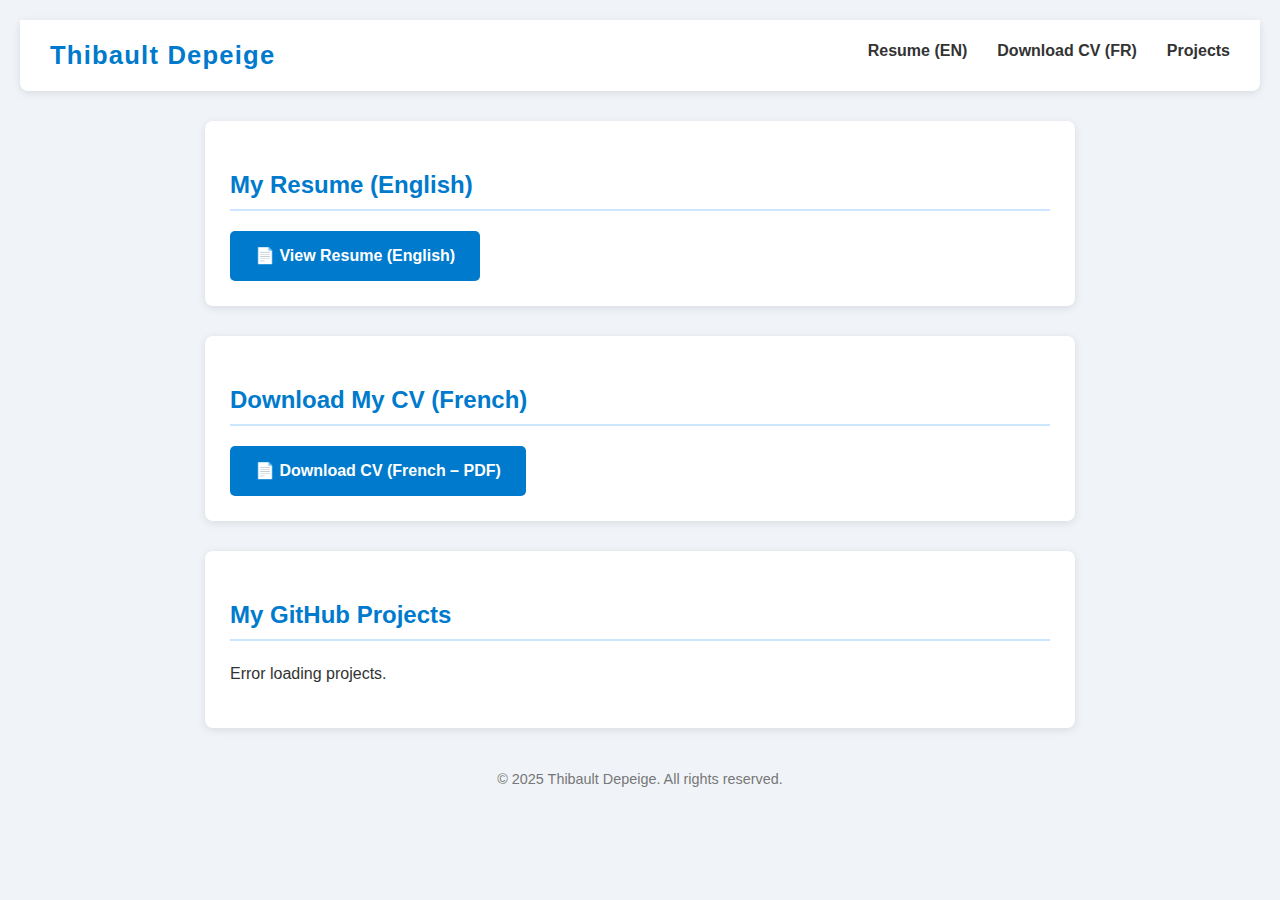
<file: index.html>
<!DOCTYPE html>
<html lang="en">
  <head>
    <meta charset="UTF-8" />
    <meta name="viewport" content="width=device-width, initial-scale=1.0" />
    <meta
      name="description"
      content="Portfolio of Thibault Depeige, Full Stack Developer. View resume, download CV, and explore GitHub projects."
    />
    <meta name="author" content="Thibault Depeige" />
    <title>Thibault Depeige – Portfolio & Resume</title>

    <link rel="stylesheet" href="style.css" />
  </head>

  <body>
    <!-- 🌐 Header & Navigation -->
    <header>
      <div class="logo" aria-label="Thibault Depeige logo">
        <span>Thibault Depeige</span>
      </div>

      <nav class="navbar" role="navigation" aria-label="Primary Navigation">
        <ul class="nav-links" id="primary-menu">
          <li><a href="CV-En.html">Resume (EN)</a></li>
          <li><a href="Depeige_Thibault_CV.pdf" download>Download CV (FR)</a></li>
          <li>
            <a
              href="https://github.com/Thib454"
              target="_blank"
              rel="noopener noreferrer"
              >Projects</a
            >
          </li>
        </ul>
      </nav>

      <!-- Mobile Menu Button -->
      <button
        class="menu-toggle"
        aria-label="Toggle navigation menu"
        aria-expanded="false"
        aria-controls="primary-menu"
      >
        <span></span>
        <span></span>
        <span></span>
      </button>
    </header>

    <main>
      <!-- Resume (English) Section -->
      <section id="cv-en">
        <h2>My Resume (English)</h2>
        <a href="CV-En.html" target="_blank" class="btn">
          📄 View Resume (English)
        </a>
      </section>

      <!-- CV Download (French) Section -->
      <section id="cv-fr">
        <h2>Download My CV (French)</h2>
        <a href="Depeige_Thibault_CV.pdf" download target="_blank" class="btn">
          📄 Download CV (French – PDF)
        </a>
      </section>

      <!-- GitHub Projects Section -->
      <section id="github-projects">
        <h2>My GitHub Projects</h2>
        <div id="projects-list">
          <!-- Loaded via github-projects.js -->
        </div>
      </section>
    </main>

    <!-- Scripts -->
    <script src="script.js"></script>
    <script src="github-projects.js"></script>

    <footer>
      <p>© 2025 Thibault Depeige. All rights reserved.</p>
    </footer>
  </body>
</html>
</file>
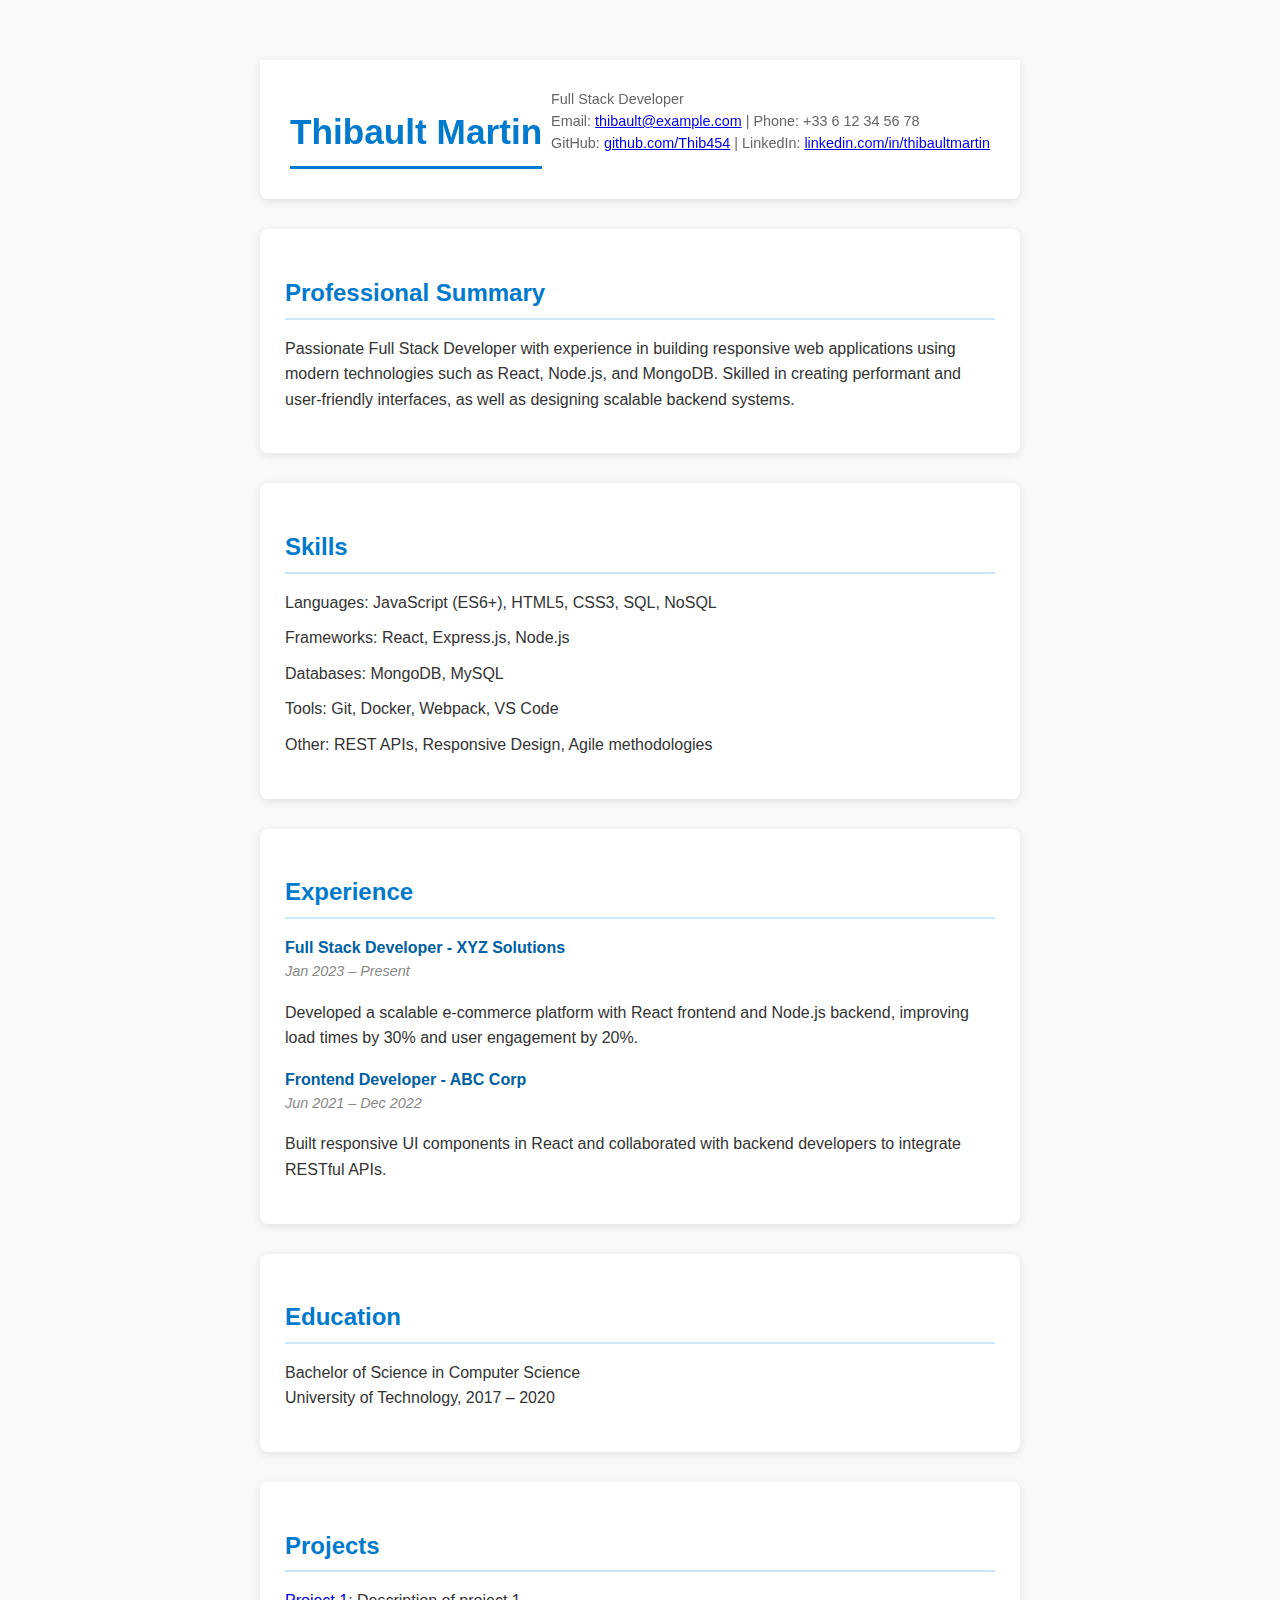
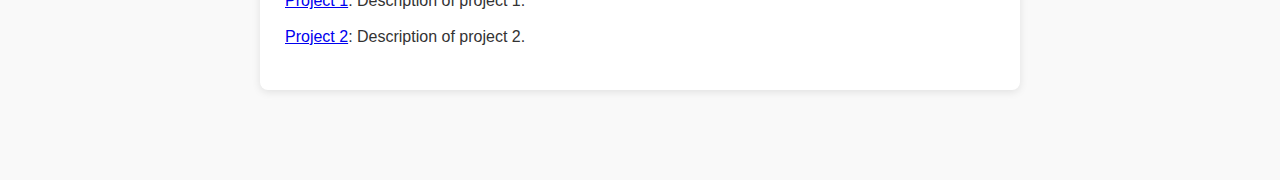
<file: CV-En.html>
<!DOCTYPE html>
<html lang="en">
<head>
  <meta charset="UTF-8" />
  <meta name="viewport" content="width=device-width, initial-scale=1" />
  <title>Thibault Martin - Full Stack Developer CV</title>
  <link rel="stylesheet" href="style.css" />
  <style>
    /* Style rapide pour CV */
    body {
      font-family: 'Segoe UI', Tahoma, Geneva, Verdana, sans-serif;
      max-width: 800px;
      margin: 40px auto;
      padding: 20px;
      background-color: #f9f9f9;
      color: #333;
    }
    h1, h2 {
      color: #007acc;
      margin-bottom: 10px;
    }
    h1 {
      font-size: 2.2em;
      border-bottom: 3px solid #007acc;
      padding-bottom: 5px;
    }
    section {
      margin-bottom: 30px;
    }
    .contact-info {
      font-size: 0.9em;
      color: #666;
    }
    ul {
      list-style-type: none;
      padding-left: 0;
    }
    ul li {
      margin-bottom: 10px;
    }
    .job-title {
      font-weight: bold;
      color: #005fa3;
    }
    .job-duration {
      font-style: italic;
      color: #888;
      font-size: 0.9em;
    }
  </style>
</head>
<body>
  <header>
    <h1>Thibault Martin</h1>
    <p class="contact-info">
      Full Stack Developer<br />
      Email: <a href="mailto:thibault@example.com">thibault@example.com</a> | Phone: +33 6 12 34 56 78<br />
      GitHub: <a href="https://github.com/Thib454" target="_blank">github.com/Thib454</a> | LinkedIn: <a href="https://linkedin.com/in/thibaultmartin" target="_blank">linkedin.com/in/thibaultmartin</a>
    </p>
  </header>

  <section>
    <h2>Professional Summary</h2>
    <p>Passionate Full Stack Developer with experience in building responsive web applications using modern technologies such as React, Node.js, and MongoDB. Skilled in creating performant and user-friendly interfaces, as well as designing scalable backend systems.</p>
  </section>

  <section>
    <h2>Skills</h2>
    <ul>
      <li>Languages: JavaScript (ES6+), HTML5, CSS3, SQL, NoSQL</li>
      <li>Frameworks: React, Express.js, Node.js</li>
      <li>Databases: MongoDB, MySQL</li>
      <li>Tools: Git, Docker, Webpack, VS Code</li>
      <li>Other: REST APIs, Responsive Design, Agile methodologies</li>
    </ul>
  </section>

  <section>
    <h2>Experience</h2>
    <ul>
      <li>
        <span class="job-title">Full Stack Developer - XYZ Solutions</span><br />
        <span class="job-duration">Jan 2023 – Present</span>
        <p>Developed a scalable e-commerce platform with React frontend and Node.js backend, improving load times by 30% and user engagement by 20%.</p>
      </li>
      <li>
        <span class="job-title">Frontend Developer - ABC Corp</span><br />
        <span class="job-duration">Jun 2021 – Dec 2022</span>
        <p>Built responsive UI components in React and collaborated with backend developers to integrate RESTful APIs.</p>
      </li>
    </ul>
  </section>

  <section>
    <h2>Education</h2>
    <ul>
      <li>
        Bachelor of Science in Computer Science<br />
        University of Technology, 2017 – 2020
      </li>
    </ul>
  </section>

  <section>
    <h2>Projects</h2>
    <ul>
      <li><a href="https://github.com/Thib454/project1" target="_blank">Project 1</a>: Description of project 1.</li>
      <li><a href="https://github.com/Thib454/project2" target="_blank">Project 2</a>: Description of project 2.</li>
    </ul>
  </section>
</body>
</html>
</file>
<file: style.css>
/* === Global styles === */
:root {
  --primary: #007acc;
  --primary-dark: #005fa3;
  --bg-light: #f0f4f8;
  --text: #333;
  --text-light: #666;
  --radius: 8px;
  --shadow-sm: 0 2px 8px rgba(0,0,0,0.1);
  --shadow-md: 0 4px 12px rgba(0,0,0,0.15);
  --shadow-lg: 0 8px 12px rgba(0,0,0,0.15);
}

* {
  box-sizing: border-box;
}

body {
  font-family: 'Segoe UI', Tahoma, Geneva, Verdana, sans-serif;
  background-color: var(--bg-light);
  color: var(--text);
  padding: 20px;
  margin: 0;
  line-height: 1.6;
  -webkit-font-smoothing: antialiased;
  -moz-osx-font-smoothing: grayscale;
}

main {
  max-width: 900px;
  margin: auto;
  padding: 0 15px;
}

/* === Header / Navbar === */
header {
  position: sticky;
  top: 0;
  background: #ffffff;
  box-shadow: var(--shadow-sm);
  padding: 15px 30px;
  display: flex;
  justify-content: space-between;
  align-items: center;
  z-index: 1000;
  border-radius: 0 0 var(--radius) var(--radius);
  transition: background-color 0.3s ease, box-shadow 0.3s ease;
}

header.scrolled {
  background-color: #f9faff;
  box-shadow: var(--shadow-md);
}

/* === Logo === */
.logo {
  font-weight: 900;
  font-size: 1.6rem;
  color: var(--primary);
  letter-spacing: 1.2px;
  cursor: default;
  user-select: none;
  transition: color 0.3s ease;
}

.logo:hover {
  color: var(--primary-dark);
}

/* === Navbar === */
.navbar {
  flex-grow: 1;
  display: flex;
  justify-content: flex-end;
  align-items: center;
}

/* === Navigation Links === */
.nav-links {
  list-style: none;
  display: flex;
  gap: 30px;
  margin: 0;
  padding: 0;
}

.nav-links li a {
  position: relative;
  color: var(--text);
  text-decoration: none;
  font-weight: 600;
  font-size: 1rem;
  padding: 8px 0;
  transition: color 0.3s ease;
}

.nav-links li a::after {
  content: "";
  position: absolute;
  left: 0;
  bottom: -4px;
  width: 0;
  height: 2px;
  background: var(--primary);
  transition: width 0.3s ease;
}

.nav-links li a:hover,
.nav-links li a:focus {
  color: var(--primary);
}

.nav-links li a:hover::after,
.nav-links li a:focus::after {
  width: 100%;
}

/* === Hamburger Menu (mobile) === */
.menu-toggle {
  display: none;
  flex-direction: column;
  cursor: pointer;
  width: 30px;
  height: 22px;
  justify-content: space-between;
}

.menu-toggle span {
  display: block;
  height: 3px;
  background: var(--primary);
  border-radius: 2px;
  transition: all 0.3s ease;
}

.menu-toggle.active span:nth-child(1) {
  transform: rotate(45deg) translate(5px, 6px);
}

.menu-toggle.active span:nth-child(2) {
  opacity: 0;
}

.menu-toggle.active span:nth-child(3) {
  transform: rotate(-45deg) translate(6px, -6px);
}

/* === Section wrappers === */
section {
  background: #fff;
  margin: 30px 0;
  padding: 25px;
  border-radius: var(--radius);
  box-shadow: var(--shadow-sm);
  transition: box-shadow 0.3s ease;
}

section:hover {
  box-shadow: var(--shadow-lg);
}

section.cv-section {
  background: none;
  box-shadow: none;
  padding: 0;
  margin-bottom: 30px;
}

/* === Typography === */
h1 {
  font-size: 2.4em;
  color: var(--primary);
  border-bottom: 3px solid var(--primary);
  padding-bottom: 5px;
  margin-bottom: 25px;
}

h2 {
  color: var(--primary);
  margin-bottom: 20px;
  font-weight: 600;
  border-bottom: 2px solid #cce6ff;
  padding-bottom: 5px;
}

/* === Buttons === */
.btn {
  display: inline-block;
  background-color: var(--primary);
  color: white;
  padding: 12px 25px;
  border-radius: 5px;
  text-decoration: none;
  font-weight: 600;
  transition: background-color 0.3s ease, transform 0.2s ease, box-shadow 0.2s ease;
  user-select: none;
}

.btn:hover,
.btn:focus {
  background-color: var(--primary-dark);
  cursor: pointer;
  transform: translateY(-2px);
  outline: none;
  box-shadow: 0 0 8px rgba(0, 95, 163, 0.5);
}

/* === Contact info === */
.contact-info {
  font-size: 0.9em;
  color: var(--text-light);
  line-height: 1.5;
  margin-bottom: 30px;
}

/* === Lists === */
ul {
  list-style-type: none;
  padding-left: 0;
}

ul li {
  margin-bottom: 10px;
}

/* === Experience details === */
.job-title {
  font-weight: bold;
  color: var(--primary-dark);
}

.job-duration {
  font-style: italic;
  color: #888;
  font-size: 0.9em;
  display: block;
  margin-bottom: 6px;
}

/* === iFrame === */
.iframe-container iframe {
  width: 100%;
  height: 600px;
  border: none;
  border-radius: var(--radius);
}

/* === Footer === */
footer {
  text-align: center;
  color: #777;
  font-size: 0.9em;
  margin-top: 40px;
  padding-bottom: 20px;
}

/* === Responsive === */
@media (max-width: 768px) {
  .nav-links {
    position: fixed;
    top: 60px;
    right: 0;
    background: #fff;
    height: calc(100vh - 60px);
    width: 250px;
    flex-direction: column;
    gap: 20px;
    padding: 40px 20px;
    box-shadow: -2px 0 12px rgba(0,0,0,0.1);
    transform: translateX(100%);
    transition: transform 0.3s ease;
    border-radius: 0 0 0 var(--radius);
    z-index: 999;
  }

  .nav-links.open {
    transform: translateX(0);
  }

  .nav-links li a {
    font-size: 1.2rem;
    padding: 10px 0;
  }

  .menu-toggle {
    display: flex;
  }
}

@media (max-width: 600px) {
  body {
    padding: 10px;
  }

  main {
    max-width: 100%;
    padding: 0 10px;
  }

  h1 {
    font-size: 1.9em;
  }

  h2 {
    font-size: 1.35em;
  }

  .btn {
    width: 100%;
    text-align: center;
    padding: 15px 0;
  }
}
</file>
